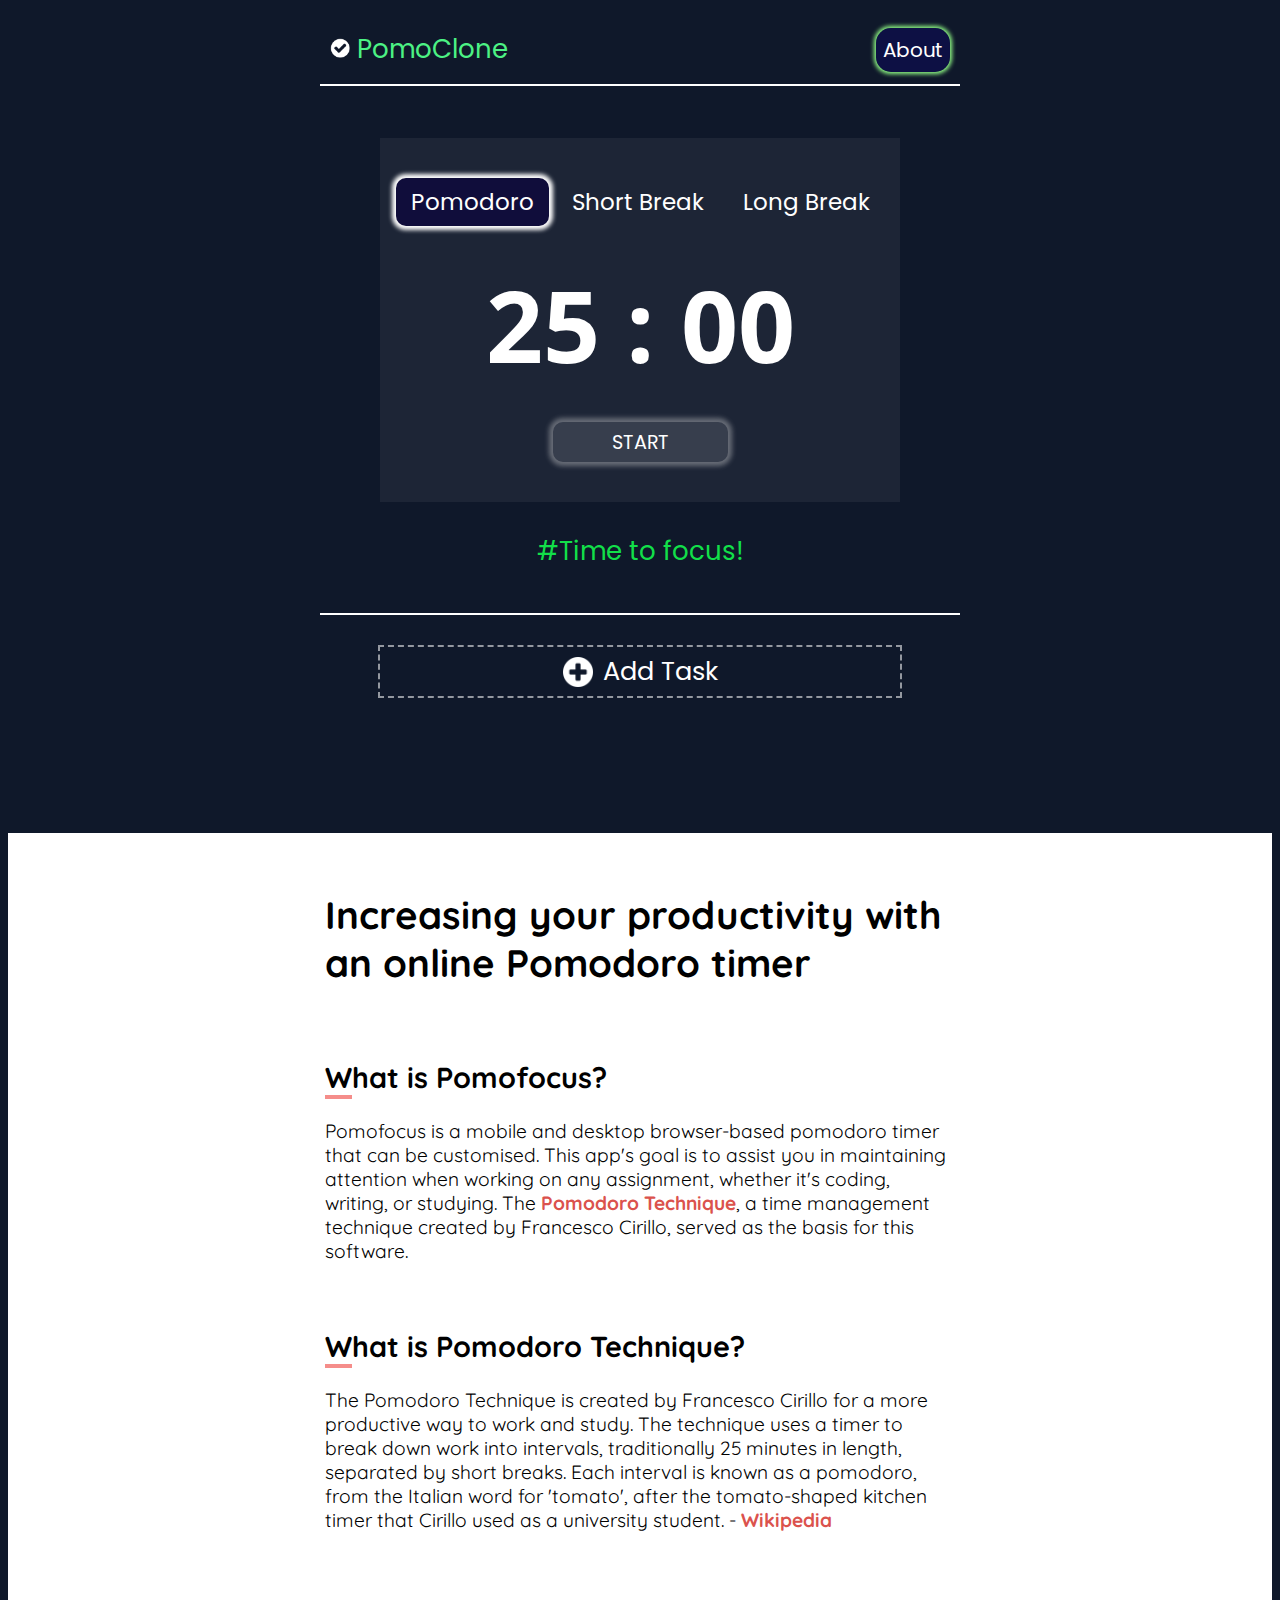
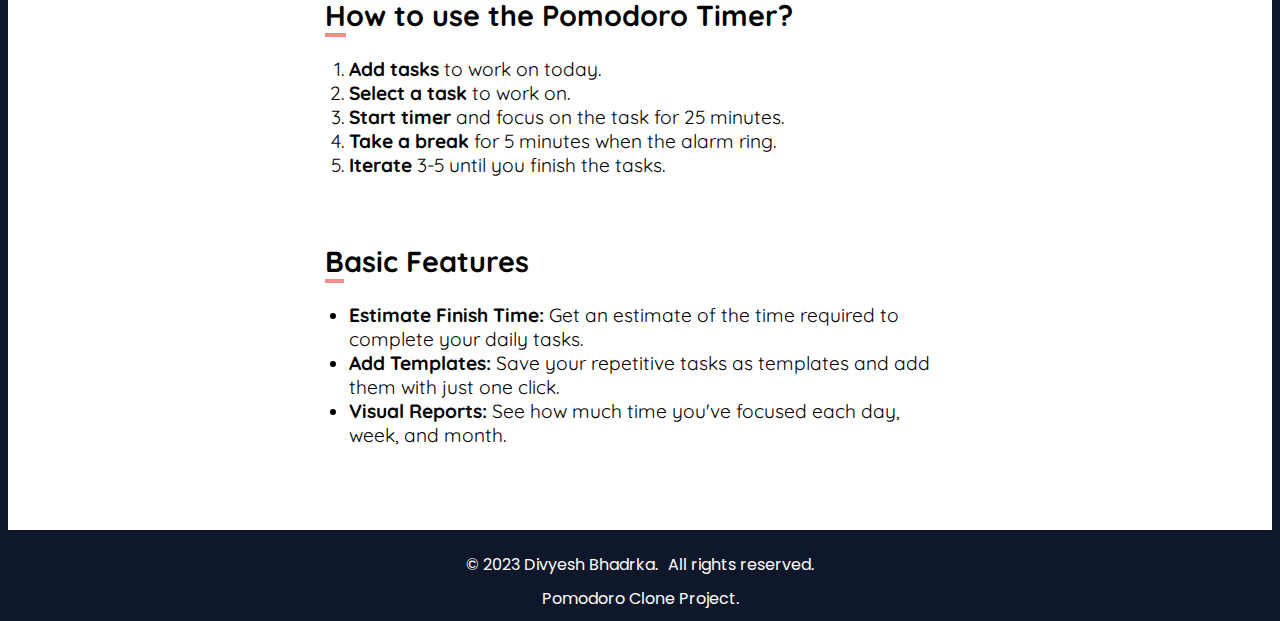
<file: index.html>
<!DOCTYPE html>
<html lang="en">
  <head>
    <meta charset="UTF-8" />
    <meta http-equiv="X-UA-Compatible" content="IE=edge" />
    <meta name="viewport" content="width=device-width, initial-scale=1.0" />
    <title>PomoClone</title>
    <meta
      name="description"
      content="PomoClone is a simple and intuitive Pomodoro Timer that helps you improve your focus and productivity. Try it now for free!"
    />
    <meta
      name="keywords"
      content="pomodoro timer,focus, pomodoro, pomofocus, productivity, time management, study, work, task, tool,pomofocus.io, dpbhadrka, dpbhadrka.github.io, dpbhadrka pomodoro"
    />
    <link rel="preconnect" href="https://fonts.googleapis.com" />
    <link rel="preconnect" href="https://fonts.gstatic.com" crossorigin />
    <link rel="preconnect" href="https://fonts.googleapis.com" />
    <link rel="preconnect" href="https://fonts.gstatic.com" crossorigin />
    <link
      href="https://fonts.googleapis.com/css2?family=Comme:wght@100;200;300;400;500;600;700;800;900&family=Open+Sans:ital,wght@0,300;0,400;0,500;0,600;0,700;0,800;1,300;1,400;1,500;1,600;1,700;1,800&family=Poppins:ital,wght@0,100;0,200;0,300;0,400;0,500;0,600;0,700;0,800;0,900;1,100;1,200;1,300;1,400;1,500;1,600;1,700;1,800;1,900&family=Quicksand:wght@300;400;500;600;700&family=Roboto+Serif:ital,wght@0,100;0,200;0,300;0,400;0,500;0,600;0,700;0,800;0,900;1,100;1,200;1,300;1,400;1,500;1,600;1,700;1,800;1,900&family=Roboto:ital,wght@0,100;0,300;0,400;0,500;0,700;0,900;1,100;1,300;1,400;1,500;1,700;1,900&display=swap"
      rel="stylesheet"
    />
    <link rel="icon" href="PomoDoroLogo.png" type="image/x-icon" />
    <!-- <link rel="shortcut icon" href="PomoDoroLogo.png" /> -->
    <link rel="stylesheet" href="PomoStyle.css" />
  </head>

  <body>
    <!-- Pomodoro Timer: -->
    <div class="Content">
      <header>
        <div class="navbar">
          <div class="ProjectName">
            <img class="logo" src="PomoDoroLogo.png" alt="logo" />
            <span id="ProjectTitle">Pomo<span id="sortname">Clone</span></span>
          </div>
          <div class="about">
            <a href="#information">About</a>
            <a id="aboutIcon" href="./aboutME" target="_blank">
              <img src="about_icon.png" alt="About"
            /></a>
          </div>
        </div>
      </header>

      <div class="progressLine">
      </div>

      <section>
        <div class="mainContent ">
          <div class="subContent">
            <div class="options">
              <a class="active" id="first" onclick="pomoDoro()"
                >Pomo<span>doro</span></a
              >
              <a id="second" onclick="shortBreak()">Short <span>Break</span></a>
              <a id="third" onclick="longBreak()">Long <span>Break</span></a>
            </div>
            <div class="Timer">
              <span id="Minutes">25</span>
              <span id="colon">:</span>
              <span id="Seconds">00</span>
            </div>

            <div class="Action">
              <button id="clickMe" onclick="mainFunction()">Start</button>
              <img
                src="playButton.png"
                alt="StartButton"
                onclick="mainFunction()"
                id="clickMe2"
              />
            </div>
          </div>

          <div class="quote" id="quote">#Time to focus!</div>
        </div>
      </section>
      <div class="progressLine">
      </div>
      <section name="To-Do-list">
      <!-- To-Do list -->
      <!-- work in progress. -->
      <div class="toDoList">
        <div class="addTask" onclick="displayPopUp()">
          <img
            src="Task-add-icon.png"
            alt="Task-add-icon"
            height="30"
            width="30"
          />
          Add Task
        </div>

        <div class="popUp">
          <input
            type="text"
            placeholder="What are you working for?"
            id="text"
          />
          <div class="addCancleButton">
            <button onclick="addTask()">Add</button>
            <button onclick="cancle()">Cancle</button>
          </div>
        </div>
        <div class="taskList"></div>
      </div>
      </section>

    </div>



    <!-- Information part: -->
    <div class="information" id="information">
      <div class="aboutPomodoro">
        <div class="title">
          <h1>Increasing your productivity with an online Pomodoro timer</h1>
        </div>
        <div>
          <h2>What is Pomofocus?</h2>
          <p>
            Pomofocus is a mobile and desktop browser-based pomodoro timer that
            can be customised. This app's goal is to assist you in maintaining
            attention when working on any assignment, whether it's coding,
            writing, or studying. The
            <a
              href="https://francescocirillo.com/pages/pomodoro-technique"
              target="_blank"
              >Pomodoro Technique</a
            >, a time management technique created by Francesco Cirillo, served
            as the basis for this software.
          </p>
        </div>
        <div>
          <h2>What is Pomodoro Technique?</h2>
          <p>
            The Pomodoro Technique is created by Francesco Cirillo for a more
            productive way to work and study. The technique uses a timer to
            break down work into intervals, traditionally 25 minutes in length,
            separated by short breaks. Each interval is known as a pomodoro,
            from the Italian word for 'tomato', after the tomato-shaped kitchen
            timer that Cirillo used as a university student. -
            <a
              href="https://en.wikipedia.org/wiki/Pomodoro_Technique"
              target="_blank"
              >Wikipedia</a
            >
          </p>
        </div>
        <div>
          <h2>How to use the Pomodoro Timer?</h2>
          <p>
            <ol>
              <li><strong>Add tasks</strong> to work on today.</li>
              <li><strong>Select a task</strong> to work on.</li>
              <li><strong>Start timer</strong> and focus on the task for 25 minutes.</li>
              <li><strong>Take a break</strong> for 5 minutes when the alarm ring.</li>
              <li><strong>Iterate</strong> 3-5 until you finish the tasks.</li>
            </ol>
          </p>
        </div>
        <div>
          <h2>Basic Features</h2>
          <p>
            <ul>
              <li><strong> Estimate Finish Time: </strong> Get an estimate of the time required to complete your daily tasks.</li>
              <li><strong> Add Templates:</strong> Save your repetitive tasks as templates and add them with just one click.</li>
              <li><strong>Visual Reports:</strong> See how much time you've focused each day, week, and month.</li>
            </ul>
          </p>
        </div>
      </div>
    </div>

    <footer>
      <div class="footer">
        <div class="copyRight">
          <p>&copy; 2023 Divyesh Bhadrka.</p>
          <p>All rights reserved.</p>
        </div>
        <p>Pomodoro Clone Project.</p>
      </div>
    </footer>

    <script src="PomoClone.js"></script>
  </body>
</html>
</file>
<file: PomoStyle.css>
html{
    scroll-behavior: smooth;
}


body{
    background-color: #0f182a;
    color: rgb(255, 255, 255);
    font-family: 'Poppins', sans-serif;
}


/* Container which contain entire elememts header, pomodoro timer and to-do-list. */
.Content{
    display: block;
    max-width: 640px;
    margin: 0 auto;
    height: auto;

}


/* Navbar */
.navbar{
    font-size: 26px;
    margin-top: 15px;
    display: flex;
    max-width: 640px;
    justify-content: space-between;
    padding: 10px;
    border-bottom: 2px solid #fff;
    
}  
  

/* Logo of pomodoro. */
.logo{
    height: 20px;
    width: 20px;
}


/* title of project -> PomoClone. */
.ProjectName{
    color:#4cf284 ;
    padding: 5px 0px;
}


/* About button which contain one link.*/
.about{
    margin: 0px;
    display: flex;
    justify-content: center;
    align-items: center;
    font-size: 20px;
    transition: 0.4s;
    cursor: pointer;   
    color: rgb(255, 255, 255);
}


.about a{
    box-shadow: 0px 0px 4px 1.5px rgb(146, 255, 134);
    background-color: rgba(9, 1, 121, 0.333);
    border-radius: 15px;
    padding: 7px;
    margin: 0px;
}


/* Image of about or about icon. */
.about a[id]{
    display: none;
    height: 30px;
    width: 30px;
}

a{
    all: unset;
    color: #fff;
    cursor: pointer;
    padding: 7px 15px;
    margin: 0px 3px;
    border-radius: 10px;
}


/* progress line. */
.progressLine{
    width: 0;
    height: 2px;
    background: #ffffff;
    margin: 15px 0px;
}


/* This container contain the all three options (like long break, sort break and pomodoro), pomodoro timer and start button.  */
.mainContent{
    text-align: center;
    padding-top: 10px;
}


.subContent{
    max-width: 500px;
    padding: 10px;
    background-color: rgba(255, 255, 255, 0.057);
    margin: 10px auto;

}


/* Three options (like long break, sort break and pomodoro) */
.options{
    margin-top: 30px;
    display: flex;
    justify-content: space-evenly;
    font-size: 23px;
    padding: 0px;
}

.options:hover > :not(:hover){
    opacity: 0.05;
}


/* When click on any option this class will be added into that option. */
.active{
    background-color: rgb(16, 13, 59);
    transition: 0.5s;
    cursor: pointer;   
    color: rgb(255, 255, 255);
    box-shadow: 0px 0px 4px 4px rgb(255, 255, 255);
}


/* This is the timer container. */
.Timer{
    font-size: 100px;
    margin: 30px 0px;
    font-family: 'Open Sans', sans-serif;
    font-weight: bold;
}


/* Start Button. */
#clickMe{
    all: unset;
    width: 35%;
    height: 40px;
    color: rgb(255, 255, 255);
    background-color: rgba(255, 255, 255, 0.119);
    padding: 0px;
    border-radius: 10px;
    cursor: pointer;
    font-size: 1.2rem;
    text-transform: uppercase;
    margin: 0px 0px 30px 0px;
    box-shadow: 0px 0px 5px 4px rgba(220, 220, 220, 0.398);
    
}


#clickMe:hover{
    box-shadow: 0px 0px 2px 2px rgb(23, 80, 52);
    background-color: rgba(213, 89, 89, 0.712);
    text-decoration: underline;
}


#clickMe2{
    display: none;
}


/*Container which contain the quote like Take a break. */
.quote{
    color: #12df49;
    margin: 30px 0px 5px 0px;
    font-size: 26px;
    padding-bottom: 10px;

}

.toDoList{
    padding-top:30px ;
    border-top:2px solid #fff ;
}

/* For adding the task in to do list. */
.addTask{
    font-size: 1.6rem;
    display: flex;
    justify-content: center;
    gap: 10px;
    align-items: center;
    border: 2px dashed #ffffff8d;
    max-width: 510px;
    margin: 0 auto;
    padding: 5px;
    margin-bottom: 35px;

}


/* Fot taking the task form user. It contain one text area for taking task and two button add and cancle. */
.popUp{
    display: none;
    justify-content:center;
    align-items: center;
    flex-direction: column;
    margin: 20px auto;
    padding: 20px;
    gap: 10px;
    max-width: 25em;
    background: #ffffff17;
}


.popUp input{
    color: rgb(0, 0, 0);
    padding: 10px;
    background-color: #fffefe;
    font-size: 1.2rem;
    border: 2px solid rgb(0, 0, 0);
    
}


.addCancleButton{
    display: flex;
    align-items: center;
    gap: 1rem;
}


.addCancleButton button{
    all:unset;
    border: 2px solid rgb(0, 0, 0);
    padding: 5px;
    width: 70px;
    background: #fff;
    margin: 0px;
    text-align: center;
    color: #000000;
}


/* This contain the list of all task which is added by user. */
.taskList{
    display: flex;
    flex-direction: column;
    padding: 0px;
    margin: 0px;
    max-width: 630px;
    
}


.taskStyle{
    border: 1px solid rgb(49, 187, 36);
    display: flex;
    flex-direction: column;
    justify-content: left;
    gap: 20px;
    padding: 20px 0px;
    width:90%;
    text-align: justify;
    margin: 10px auto;
    font-size: 1.4em;
    padding: 10px;
}


/* Delete buttto to remove the task for list. */
.taskStyle button{
    background-color: rgb(255, 255, 255);
    width: 5em;
    color: rgb(0, 0, 0);
    font-size: 1.3rem;
    
}


/* This is the information part which contain description about pomodoro. */
.information{
    background-color:rgb(255,255,255);
    color:rgb(0,0,0);
    font-family: 'Quicksand', sans-serif;
    padding-top:2rem;
    margin-top: 100px;
    
}


.aboutPomodoro{
    display: flex;
    flex-direction:column;
    gap: 1.4rem;
    max-width: 630px;
    margin: 0 auto;
    font-size: 1.2rem;
    padding-bottom: 4rem;
    width: 90%;
}


.aboutPomodoro a{
    color: #db524d;
    font-weight: 700;
    margin:0px;
    padding:0px;
}


.aboutPomodoro ol,ul{
    margin:0px;
    padding:0px 24px;
    font-size: 1.2rem;
   
}


.aboutPomodoro h2::first-letter{
    content: '';
    display: block;
    padding-top: 8px;
    border-bottom: 4px solid #f05b56b1;
    border-bottom-width:4px;
    
}


/* Footer */
.footer{
    display: flex;
    flex-direction: column;
    justify-content: center;
    align-items: center;
    gap: 5px;
    margin-top: 20px;
}

.footer p{
    margin: 2px 0px;
}

.footer div:first-child{
    display: flex;
    gap: 10px;
}

/* For responsive */
@media only screen and (max-width:550px){
   
    
    .subContent{
        max-width: 500px;
        
    }
    
    .options{
        font-size: 1.2em;
        justify-content: space-around;
    }
    .options:hover > :not(:hover){
        opacity: 1;
    }

    .aboutPomodoro{
        width: 90%;
        margin: 0 auto;
        font-size:0.9rem ;
    }
    .aboutPomodoro p, .aboutPomodoro ol,ul{
        font-size: 20px;
        text-align: justify;
    }
}

@media only screen and (max-width:471px){

    .options a{
        padding: 7px;
        
    }
    
    .active{
        box-shadow: none;
        border: 2px solid rgba(255, 255, 255);

    }
}


@media only screen and (max-width:441px){
   .Timer{
       font-size: 70px;
   }
   
   .subContent{
       padding: 10px 0px;
       margin: auto;
   }
   
   .options {
    font-size: 16px;
    padding: 0;
   }
}


@media only screen and (max-width:370px){
    .footer div:first-child{
        flex-direction: column;  
        gap: 0px;      
        justify-content: center;
        align-items: center;
    }
}
@media only screen and (max-width:344px){
    .about a{
        display: none;
        
    }
    
    .options {
     font-size: 25px;
    }

   .about a[id] {
    display: inline;
    padding: 0px;
    
}

    .about a[id] img{
        height: 30px;
        width: 30px;
    }


  .options span{
    display: none;
   }
   
   .options{
    font-size: 19px;
    padding: 5px;
    margin: 0px;
   }

   .Timer{
       font-size: 60px;
   }

   .navbar{
       font-size: 25px;
   }

   .logo{
       height: 20px;
       width: 20px;
   }
}

@media only screen and (max-width:300px){
    .popUp input{
        padding: 5px;
        max-width: 10em;
    }
}
@media only screen and (max-width:250px){
  .options a{
   padding: 7px;
   margin: 6px;
   font-size: 20px;
   }

   
   body{
       margin: 0px;
   }
   
   .Content{
       width: 100%;
   }
   
   
   #clickMe{
       font-size: 15px;
   }

   .information{
    display: none;
   }
   .footer{
    font-size: 14px;
    justify-content: center;
    align-items: center;
    background-color: #fff;
    color: #000;
    font-weight: bold;
   }
}

@media only screen and (max-width:225px){
   
   
   .Timer{
       font-size: 40px;
   }
   
   .options a{
       font-size: 16px;
       padding: 5px;
   }
   
   .ProjectName{
    font-weight: none;
   }
   
   #clickMe{
       font-size: 12px;
   }

   .quote{
       font-size: 20px;
   }

   .about{
    display: none;
   }

   .toDoList{
    display: none;
   }
}

@media only screen and (max-width:195px){
  .navbar{
   justify-content: center;
  }

  .about{
    display: none;
  }


  #sortname{
   display: inline;
  }

  .quote{
   display: block;
   writing-mode: vertical-rl;
   margin: 20px auto auto auto;
   font-size: 25px;
  }

  .mainContent{
    width: 100%;
  }
  #clickMe{
   display: none;
  }

  #clickMe2{
   display: block;
   height: 20px;
   width: 20px;
   margin: auto;
  }

  .logo{
    display: none;
  }
}


@media only screen and (max-width:155px){
   .navbar, #colon ,#Seconds{
       display: none;

   }
   .options{
    flex-wrap: wrap;
    font-size: 26px;
   }
   .options a{
    width: 70%;
   }
}
</file>
